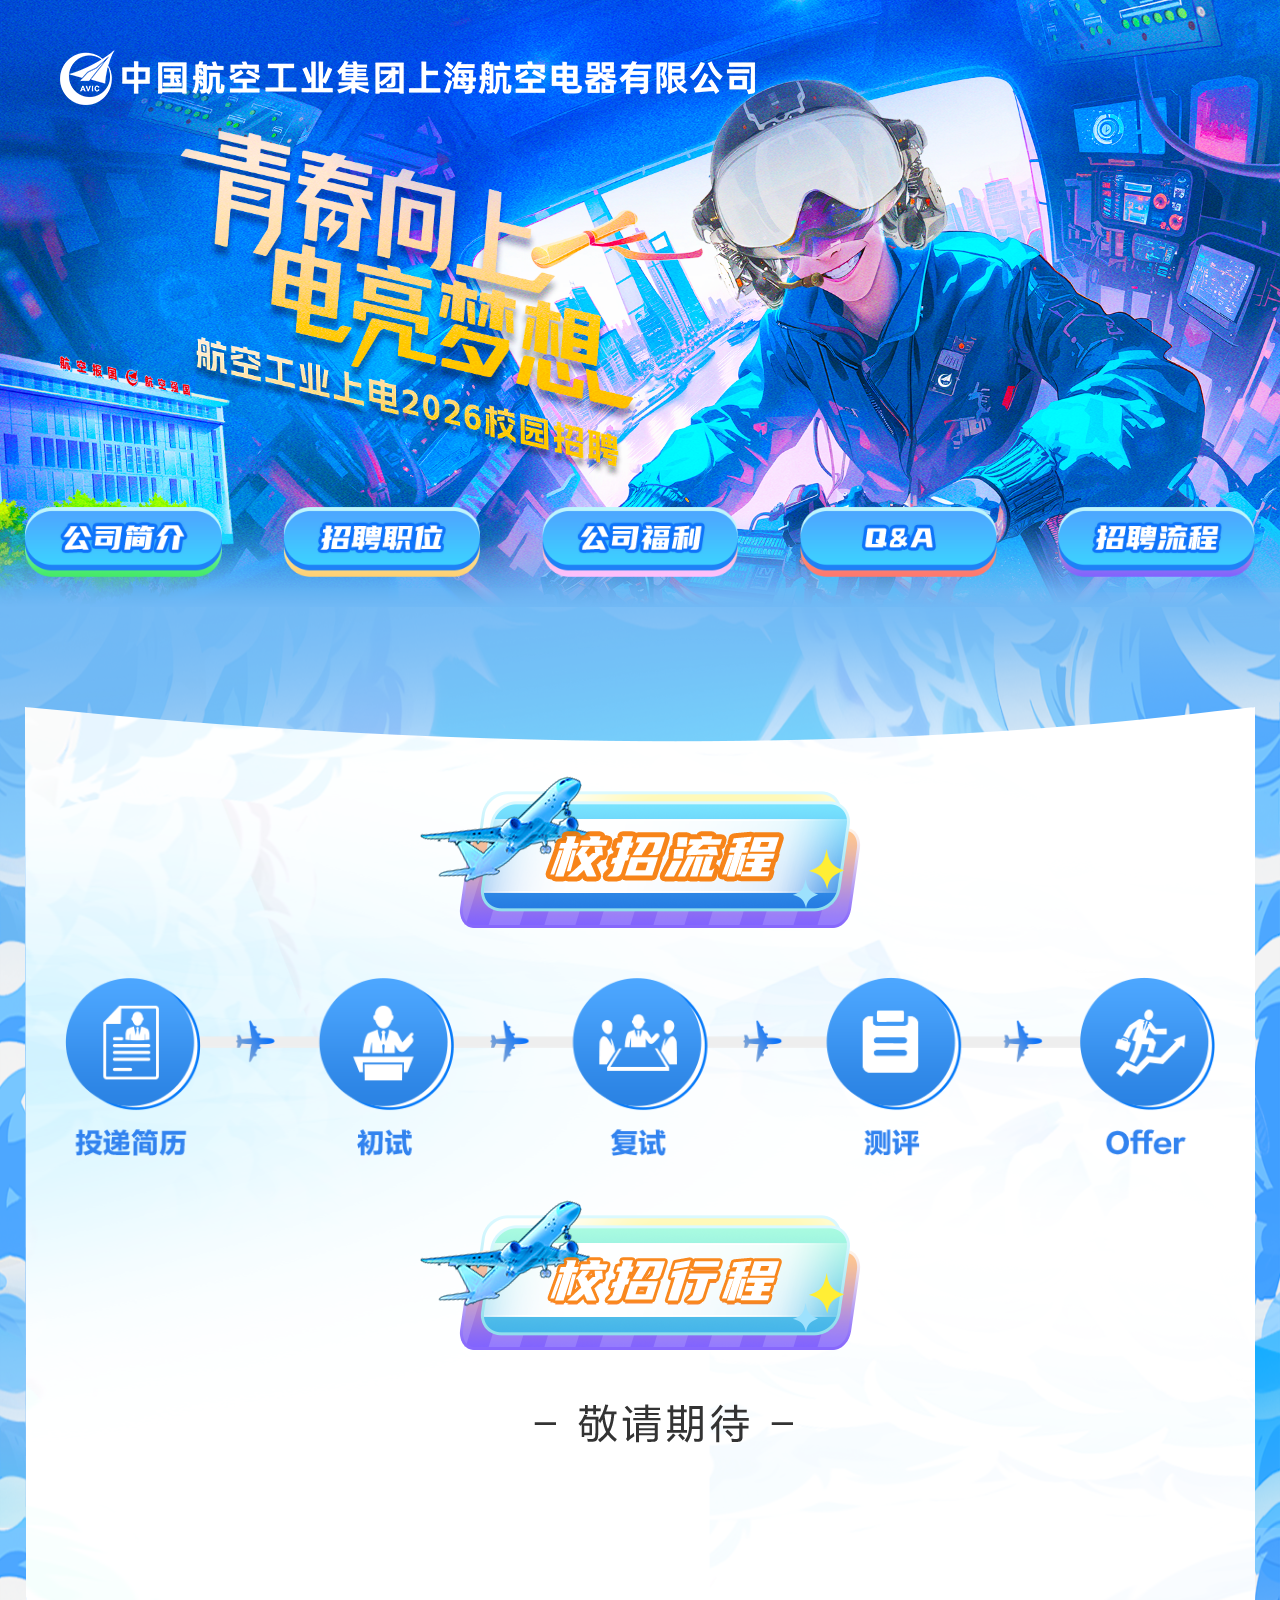
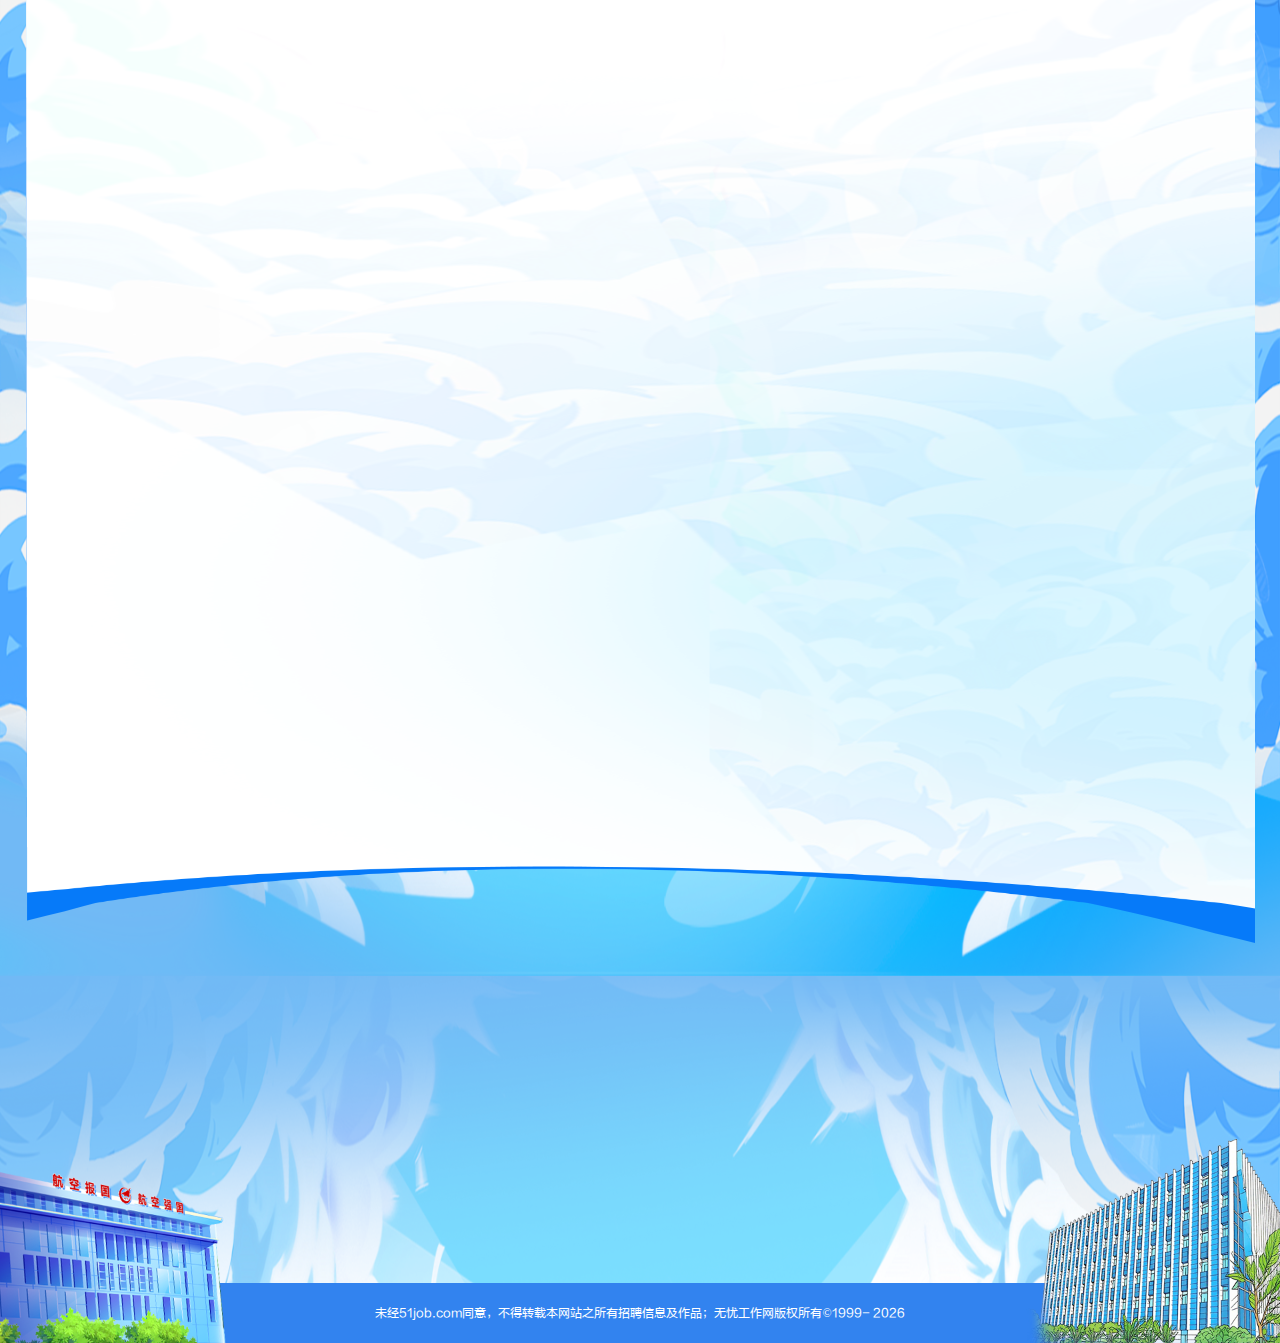
<file: 118/contact.html>
<!-- JTIwRGV2ZWxvcGVyOiVFMyU4MCU5MCVFNiVBMiU4NSVFNiU4OCU5MCVFMyU4MCU5MSUyMFBNOiVFMyU4MCU5MCVFNiU5RCU4RSVFOSU5QiVBOCVFMyU4MCU5MSUyMCUyMERhdGU6MjAyMy0wOC0zMA== -->
<!-- 是否使用数据接口：是/否 -->
<!DOCTYPE html>
<html>
  <head>
    <meta charset="UTF-8" />
    <meta name="viewport" content="width=device-width, initial-scale=1.0" />
    <meta http-equiv="X-UA-Compatible" content="ie=edge" />
    <meta http-equiv="Content-Type" content="text/html; charset=utf-8" />
    <meta name="viewport" content="width=device-width,initial-scale=1" />
    <title>【航空工业上电2025校园招聘】-前程无忧51job</title>
    <meta
      content="上海航空电器有限公司 ，前程无忧为您提供最新招聘职位，校园招聘信息，面试技巧等。帮助您顺利踏入xxx的大门，开启一段崭新的职业生涯。"
      name="description"
    />
    <meta
      content="上海航空电器有限公司 招聘,上海航空电器有限公司 招聘信息,上海航空电器有限公司 2019校园招聘"
      name="keywords"
    />
    <meta http-equiv="expires" content="0" />
    <meta http-equiv="pragma" content="no-cache" />
    <meta http-equiv="cache-control" content="no-cache" />
    <meta name="format-detection" content="telephone=no" />
    <meta
      name="viewport"
      content="width=device-width,initial-scale=1,minimum-scale=1,maximum-scale=1,user-scalable=no"
    />
    <meta name="viewport" content="width=1280" />
    <meta name="robots" content="all" />
    <meta http-equiv="cache-control" content="no-siteapp" />
    <meta name="render" content="webkit|ie-comp|ie-stand" />
    <link href="css/reset.min.css" rel="stylesheet" type="text/css" />
    <link href="css/common.css" rel="stylesheet" type="text/css" />
    <link href="css/contact.css" rel="stylesheet" type="text/css" />
    <link
      rel="stylesheet"
      href="https://campus.51job.com/51job-ideal-cdn/swiper/2022d5d2d0/swiper.min.css"
    />
    <link rel="stylesheet" type="text/css" href="css/certify.css" />
    <script>
      var sId = "274895fd4fa237a59a5a2f2aab135e5e";
      show = document.createElement("script");
      show.src = "//analysis.51job.com/show.js?" + sId;
      var headElement = document.getElementsByTagName("head")[0];
      headElement.appendChild(show);
    </script>
  </head>

  <body ctmid="" baseUrl="" jobdata="js/main.js">
    <div id="wrap">
      <!--头部区域-->
      <div class="header">
        <div class="top">
          <div class="clearfix">
            <div class="inner">
              <!-- logo -->
              <div class="logo">
                <img src="./images/about/logo.png" alt="" />
              </div>
              <!-- logo end -->

              <!-- nav1 -->
              <!-- nav1 end -->
            </div>
          </div>
        </div>
        <!-- banner -->
        <div class="banner">
          <img src="./images/about/banner.png" alt="" />
        </div>

        <!-- nav2 -->
        <div class="nav2 clearfix">
          <div class="inner clearfix">
            <ul>
              <li>
                <a href="./about.html" class="on"
                  ><img src="./images/about/a1.png" alt="" srcset=""
                /></a>
              </li>
              <li>
                <a href="./society.html"
                  ><img src="./images/about/a2.png" alt="" srcset=""
                /></a>
              </li>
              <li>
                <a href="./discipline.html"
                  ><img src="./images/about/a3.png" alt="" srcset=""
                /></a>
              </li>
              <li>
                <a href="./qa.html"
                  ><img src="./images/about/a4.png" alt="" srcset=""
                /></a>
              </li>
              <li>
                <a href="./contact.html"
                  ><img src="./images/about/a5.png" alt="" srcset=""
                /></a>
              </li>
            </ul>
          </div>
        </div>
        <!-- nav2 end -->

        <!-- banner end -->
      </div>
      <!--头部区域end-->

      <!-- 主体区域 -->
      <div class="main">
        <div class="inner" style="height: auto; padding-bottom: 60px">
          <!-- title -->
          <img
            class="title"
            src="./images/contact/title.png"
            alt=""
            srcset=""
          />
          <img src="./images/contact/mian.png" alt="" class="mian1" />
          <img src="./images/contact/title1.png" alt="" class="title1" />
          <div style="height: 1000px"></div>
          <!-- <p class="tst">- 敬请期待 -</p> -->
          <!-- <img src="./images/contact/tst.png" alt="" class="tst" /> -->

          <!-- <img src="./images/about/airplane1.png" alt="" class="airplane1" /> -->
        </div>
        <img src="./images/about/bottomBG.png" alt="" class="btstyle" />
        <!--版权信息区域-->
        <div class="copyright">
          未经51job.com同意，不得转载本网站之所有招聘信息及作品；无忧工作网版权所有&copy;1999-
          <script>
            document.write(new Date().getFullYear());
          </script>
        </div>
        <!--版权信息区域end-->
      </div>
      <!-- 主体区域end -->

      <!--地图-->
      <!--<div class="map">-->
      <!--<div id="qq_map" class="map-div" style=""></div>-->

      <!--<div class="map_shadow"></div>-->
      <!--<p>地址：</p>-->
      <!--</div>-->
      <!--地图-->

      <!--网页分享-->
      <!--<div class="bdsharebuttonbox" data-tag="share_1">-->
      <!--<a class="bds_mshare" data-cmd="mshare"></a>-->
      <!--<a class="bds_qzone" data-cmd="qzone" href="#"></a>-->
      <!--<a class="bds_tsina" data-cmd="tsina"></a>-->
      <!--<a class="bds_baidu" data-cmd="baidu"></a>-->
      <!--<a class="bds_renren" data-cmd="renren"></a>-->
      <!--<a class="bds_tqq" data-cmd="tqq"></a>-->
      <!--<a class="bds_more" data-cmd="more">更多</a>-->
      <!--<a class="bds_count" data-cmd="count"></a>-->
      <!--</div>-->
      <!--网页分享-->
    </div>

    <script type="text/javascript" src="js/jquery.min.js"></script>

    <!--职位数据接口-->
    <!--<script type="text/javascript" src="https://js.51jobcdn.com/in/js/2018/coapi/coapi.min.js"></script>-->
    <!--职位数据接口-->

    <!--腾讯地图-->
    <!--<script charset="utf-8" src="https://map.qq.com/api/js?v=2.exp&key=BMPBZ-PW435-WRWIH-Q4K23-VKM75-45FX4"> </script>-->
    <!--腾讯地图-->

    <!--swiper轮播-->
    <!--<script type="text/javascript" src="js/swiper.js"></script>-->
    <!--swiper轮播-->

    <!--页面滚动内容元素动画特效-->
    <script type="text/javascript" src="js/jquery.smoove.js"></script>
    <!--页面滚动内容元素动画特效-->
    <!-- 微信分享图片 -->
    <!--<script src="https://sdk.51job.com/js/jweixin-1.0.0.js"></script>-->

    <script type="text/javascript" src="js/main.js"></script>
    <script type="text/javascript"></script>
  </body>
  <script></script>
</html>
</file>
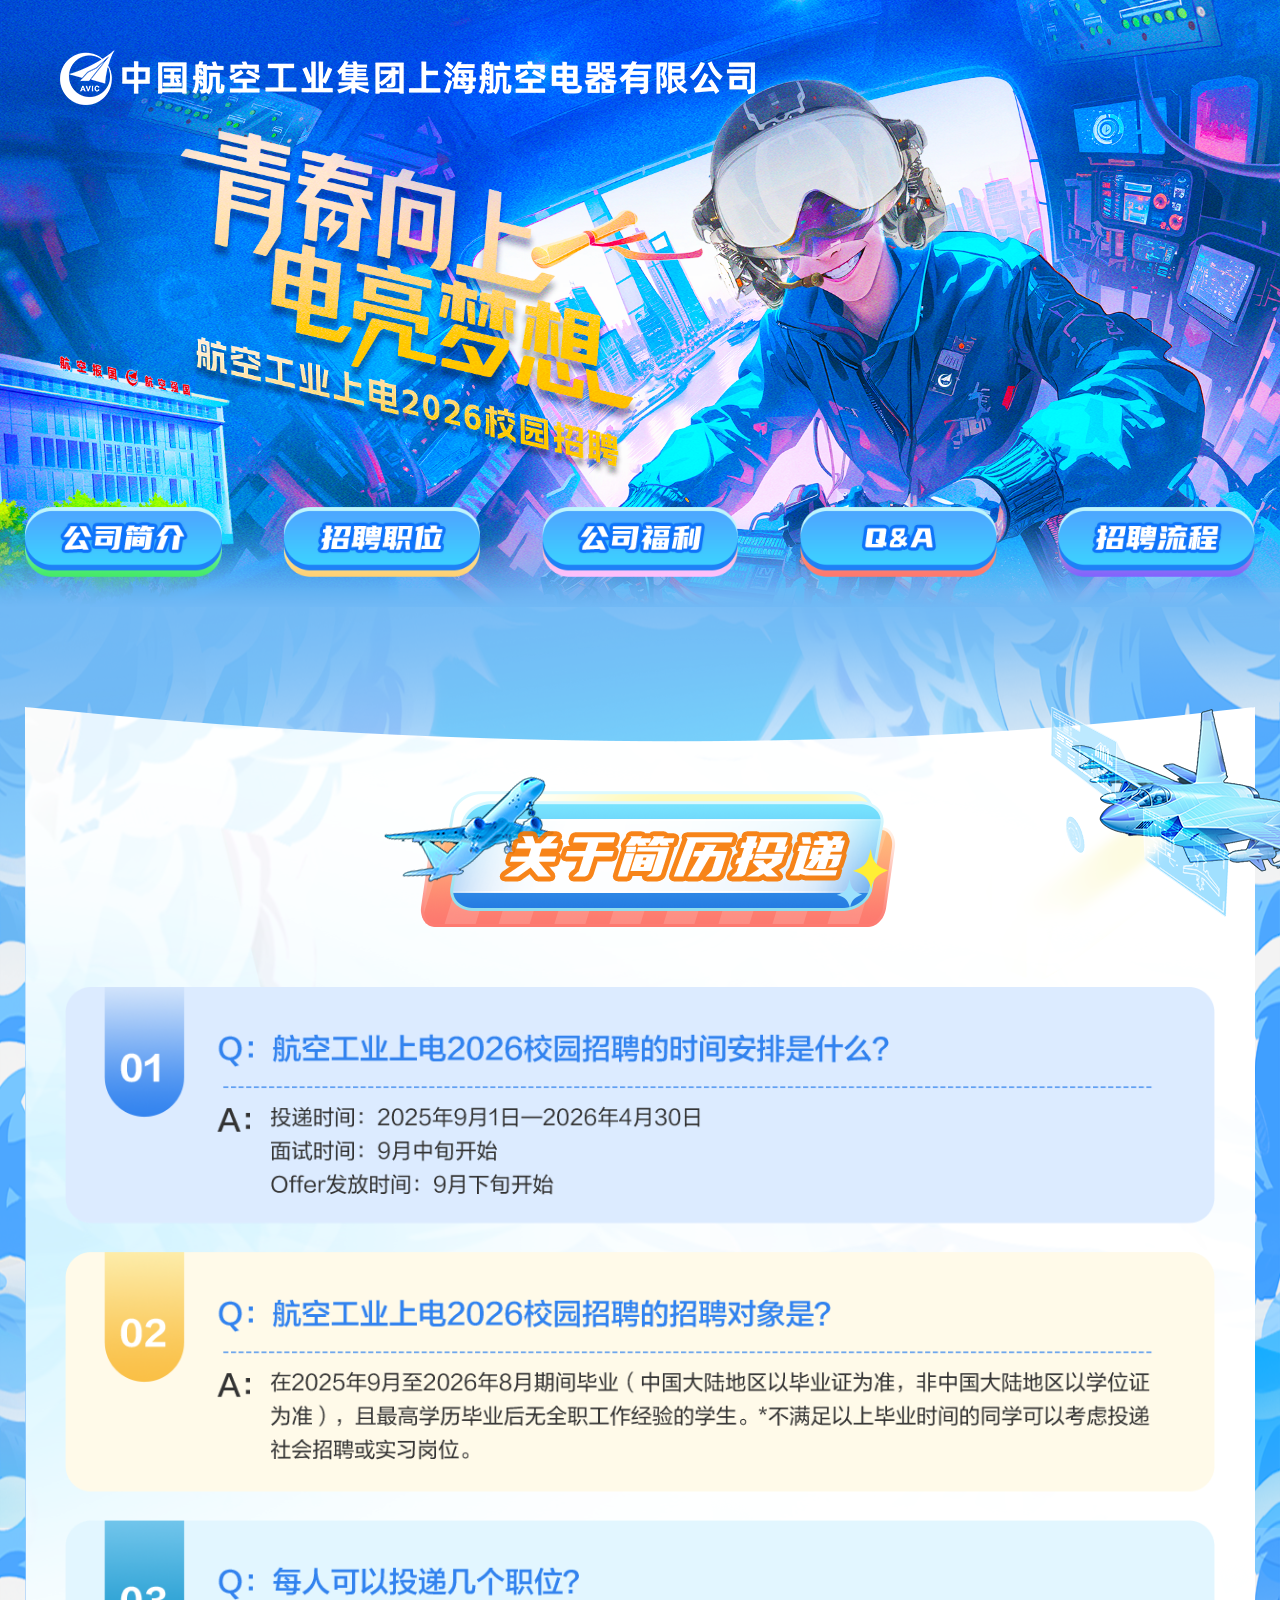
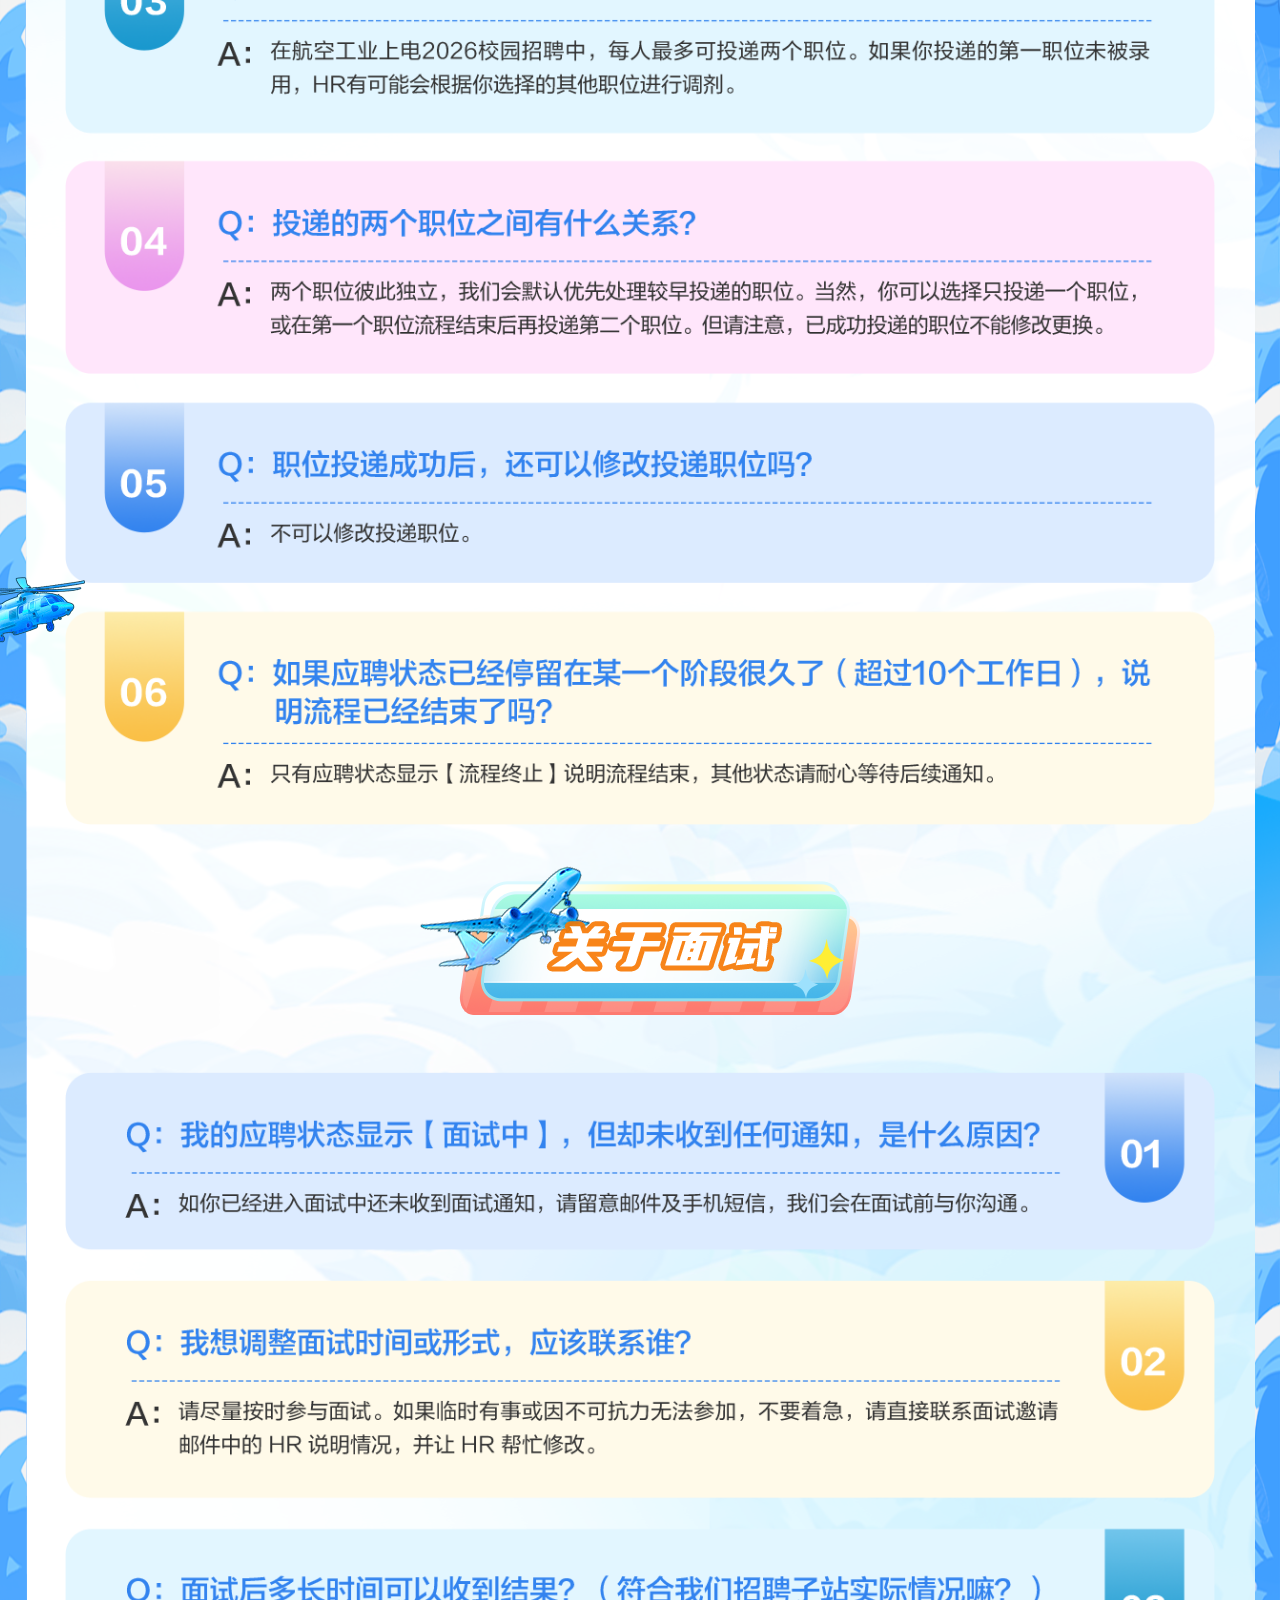
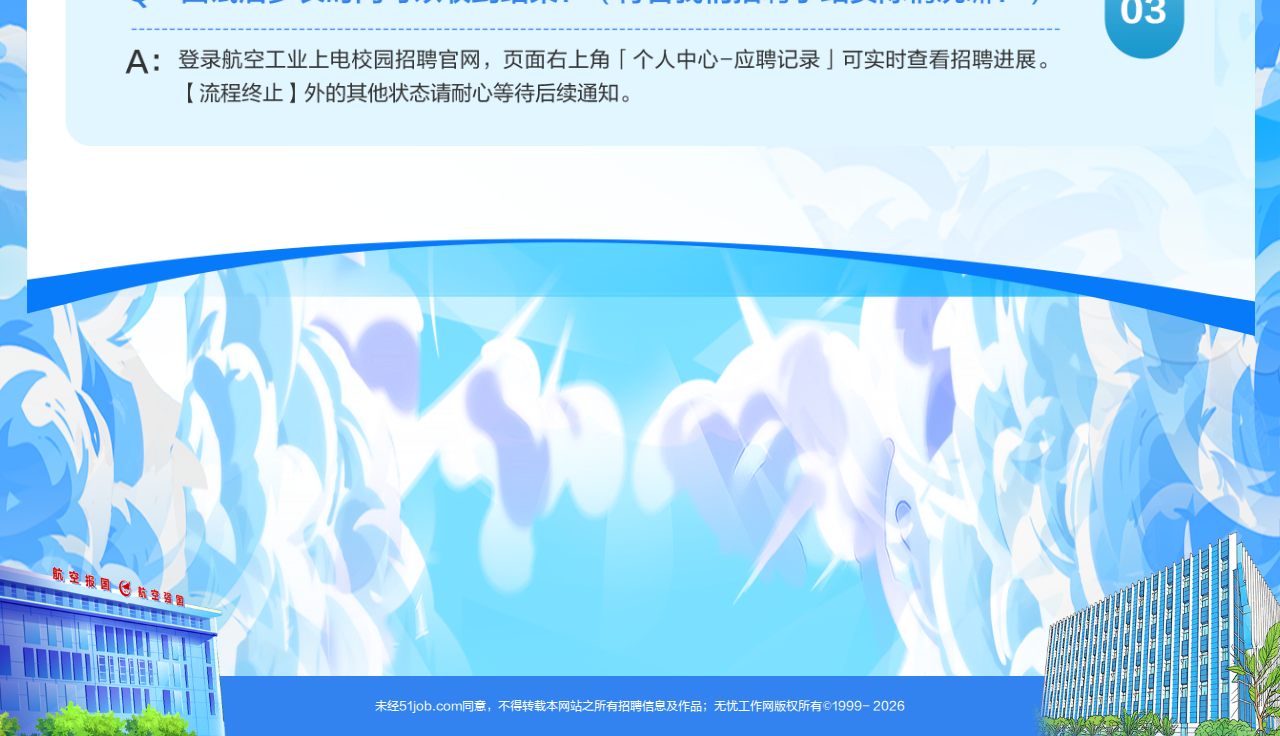
<file: 118/qa.html>
<!-- JTIwRGV2ZWxvcGVyOiVFMyU4MCU5MCVFNiVBMiU4NSVFNiU4OCU5MCVFMyU4MCU5MSUyMFBNOiVFMyU4MCU5MCVFNiU5RCU4RSVFOSU5QiVBOCVFMyU4MCU5MSUyMCUyMERhdGU6MjAyMy0wOC0zMA== -->
<!-- 是否使用数据接口：是/否 -->
<!DOCTYPE html>
<html>
  <head>
    <meta charset="UTF-8" />
    <meta name="viewport" content="width=device-width, initial-scale=1.0" />
    <meta http-equiv="X-UA-Compatible" content="ie=edge" />
    <meta http-equiv="Content-Type" content="text/html; charset=utf-8" />
    <meta name="viewport" content="width=device-width,initial-scale=1" />
    <title>【航空工业上电2026校园招聘】-前程无忧51job</title>
    <meta
      content="上海航空电器有限公司 ，前程无忧为您提供最新招聘职位，校园招聘信息，面试技巧等。帮助您顺利踏入xxx的大门，开启一段崭新的职业生涯。"
      name="description"
    />
    <meta
      content="上海航空电器有限公司 招聘,上海航空电器有限公司 招聘信息,上海航空电器有限公司 2019校园招聘"
      name="keywords"
    />
    <meta http-equiv="expires" content="0" />
    <meta http-equiv="pragma" content="no-cache" />
    <meta http-equiv="cache-control" content="no-cache" />
    <meta name="format-detection" content="telephone=no" />
    <meta
      name="viewport"
      content="width=device-width,initial-scale=1,minimum-scale=1,maximum-scale=1,user-scalable=no"
    />
    <meta name="viewport" content="width=1280" />
    <meta name="robots" content="all" />
    <meta http-equiv="cache-control" content="no-siteapp" />
    <meta name="render" content="webkit|ie-comp|ie-stand" />
    <link href="css/reset.min.css" rel="stylesheet" type="text/css" />
    <link href="css/common.css" rel="stylesheet" type="text/css" />
    <link href="css/qa.css" rel="stylesheet" type="text/css" />
    <link
      rel="stylesheet"
      href="https://campus.51job.com/51job-ideal-cdn/swiper/2022d5d2d0/swiper.min.css"
    />
    <link rel="stylesheet" type="text/css" href="css/certify.css" />
    <script>
      var sId = "274895fd4fa237a59a5a2f2aab135e5e";
      show = document.createElement("script");
      show.src = "//analysis.51job.com/show.js?" + sId;
      var headElement = document.getElementsByTagName("head")[0];
      headElement.appendChild(show);
    </script>
  </head>

  <body ctmid="" baseUrl="" jobdata="js/main.js">
    <div id="wrap">
      <!--头部区域-->
      <div class="header">
        <div class="top">
          <div class="clearfix">
            <div class="inner">
              <!-- logo -->
              <div class="logo">
                <img src="./images/about/logo.png" alt="" />
              </div>
              <!-- logo end -->

              <!-- nav1 -->
              <!-- nav1 end -->
            </div>
          </div>
        </div>
        <!-- banner -->
        <div class="banner">
          <img src="./images/about/banner.png" alt="" />
        </div>

        <!-- nav2 -->
        <div class="nav2 clearfix">
          <div class="inner clearfix">
            <ul>
              <li>
                <a href="./about.html" class="on"
                  ><img src="./images/about/a1.png" alt="" srcset=""
                /></a>
              </li>
              <li>
                <a href="./society.html"
                  ><img src="./images/about/a2.png" alt="" srcset=""
                /></a>
              </li>
              <li>
                <a href="./discipline.html"
                  ><img src="./images/about/a3.png" alt="" srcset=""
                /></a>
              </li>
              <li>
                <a href="./qa.html"
                  ><img src="./images/about/a4.png" alt="" srcset=""
                /></a>
              </li>
              <li>
                <a href="./contact.html"
                  ><img src="./images/about/a5.png" alt="" srcset=""
                /></a>
              </li>
            </ul>
          </div>
        </div>
        <!-- nav2 end -->

        <!-- banner end -->
      </div>
      <!--头部区域end-->

      <!-- 主体区域 -->
      <div class="main">
        <div class="inner">
          <!-- title -->
          <img class="title" src="./images/QA/title.png" alt="" srcset="" />
          <img src="./images/QA/mian1.png" alt="" class="mian1" />
          <div class="ed in1">
            <div class="sd">
              <ul class="tst">
                <h1></h1>
              </ul>
            </div>
          </div>
          <img class="title1" src="./images/QA/title1.png" alt="" srcset="" />
          <img src="./images/QA/mian2.png" alt="" class="mian2" />
          <!-- <img src="./images/QA/buttom.png" alt="" class="buttom"> -->
          <img src="./images/about/airplane1.png" alt="" class="airplane1" />
          <img src="./images/about/airplane2.png" alt="" class="airplane2" />
        </div>
        <img src="./images/about/bottomBG.png" alt="" class="btstyle" />
        <!--版权信息区域-->
        <div class="copyright">
          未经51job.com同意，不得转载本网站之所有招聘信息及作品；无忧工作网版权所有&copy;1999-
          <script>
            document.write(new Date().getFullYear());
          </script>
        </div>
        <!--版权信息区域end-->
      </div>
      <!-- 主体区域end -->

      <!--地图-->
      <!--<div class="map">-->
      <!--<div id="qq_map" class="map-div" style=""></div>-->

      <!--<div class="map_shadow"></div>-->
      <!--<p>地址：</p>-->
      <!--</div>-->
      <!--地图-->

      <!--网页分享-->
      <!--<div class="bdsharebuttonbox" data-tag="share_1">-->
      <!--<a class="bds_mshare" data-cmd="mshare"></a>-->
      <!--<a class="bds_qzone" data-cmd="qzone" href="#"></a>-->
      <!--<a class="bds_tsina" data-cmd="tsina"></a>-->
      <!--<a class="bds_baidu" data-cmd="baidu"></a>-->
      <!--<a class="bds_renren" data-cmd="renren"></a>-->
      <!--<a class="bds_tqq" data-cmd="tqq"></a>-->
      <!--<a class="bds_more" data-cmd="more">更多</a>-->
      <!--<a class="bds_count" data-cmd="count"></a>-->
      <!--</div>-->
      <!--网页分享-->
    </div>

    <script type="text/javascript" src="js/jquery.min.js"></script>

    <!--职位数据接口-->
    <!--<script type="text/javascript" src="https://js.51jobcdn.com/in/js/2018/coapi/coapi.min.js"></script>-->
    <!--职位数据接口-->

    <!--腾讯地图-->
    <!--<script charset="utf-8" src="https://map.qq.com/api/js?v=2.exp&key=BMPBZ-PW435-WRWIH-Q4K23-VKM75-45FX4"> </script>-->
    <!--腾讯地图-->

    <!--swiper轮播-->
    <!--<script type="text/javascript" src="js/swiper.js"></script>-->
    <!--swiper轮播-->

    <!--页面滚动内容元素动画特效-->
    <script type="text/javascript" src="js/jquery.smoove.js"></script>
    <!--页面滚动内容元素动画特效-->
    <!-- 微信分享图片 -->
    <!--<script src="https://sdk.51job.com/js/jweixin-1.0.0.js"></script>-->

    <script type="text/javascript" src="js/main.js"></script>
    <script type="text/javascript"></script>
  </body>
  <script></script>
</html>
</file>
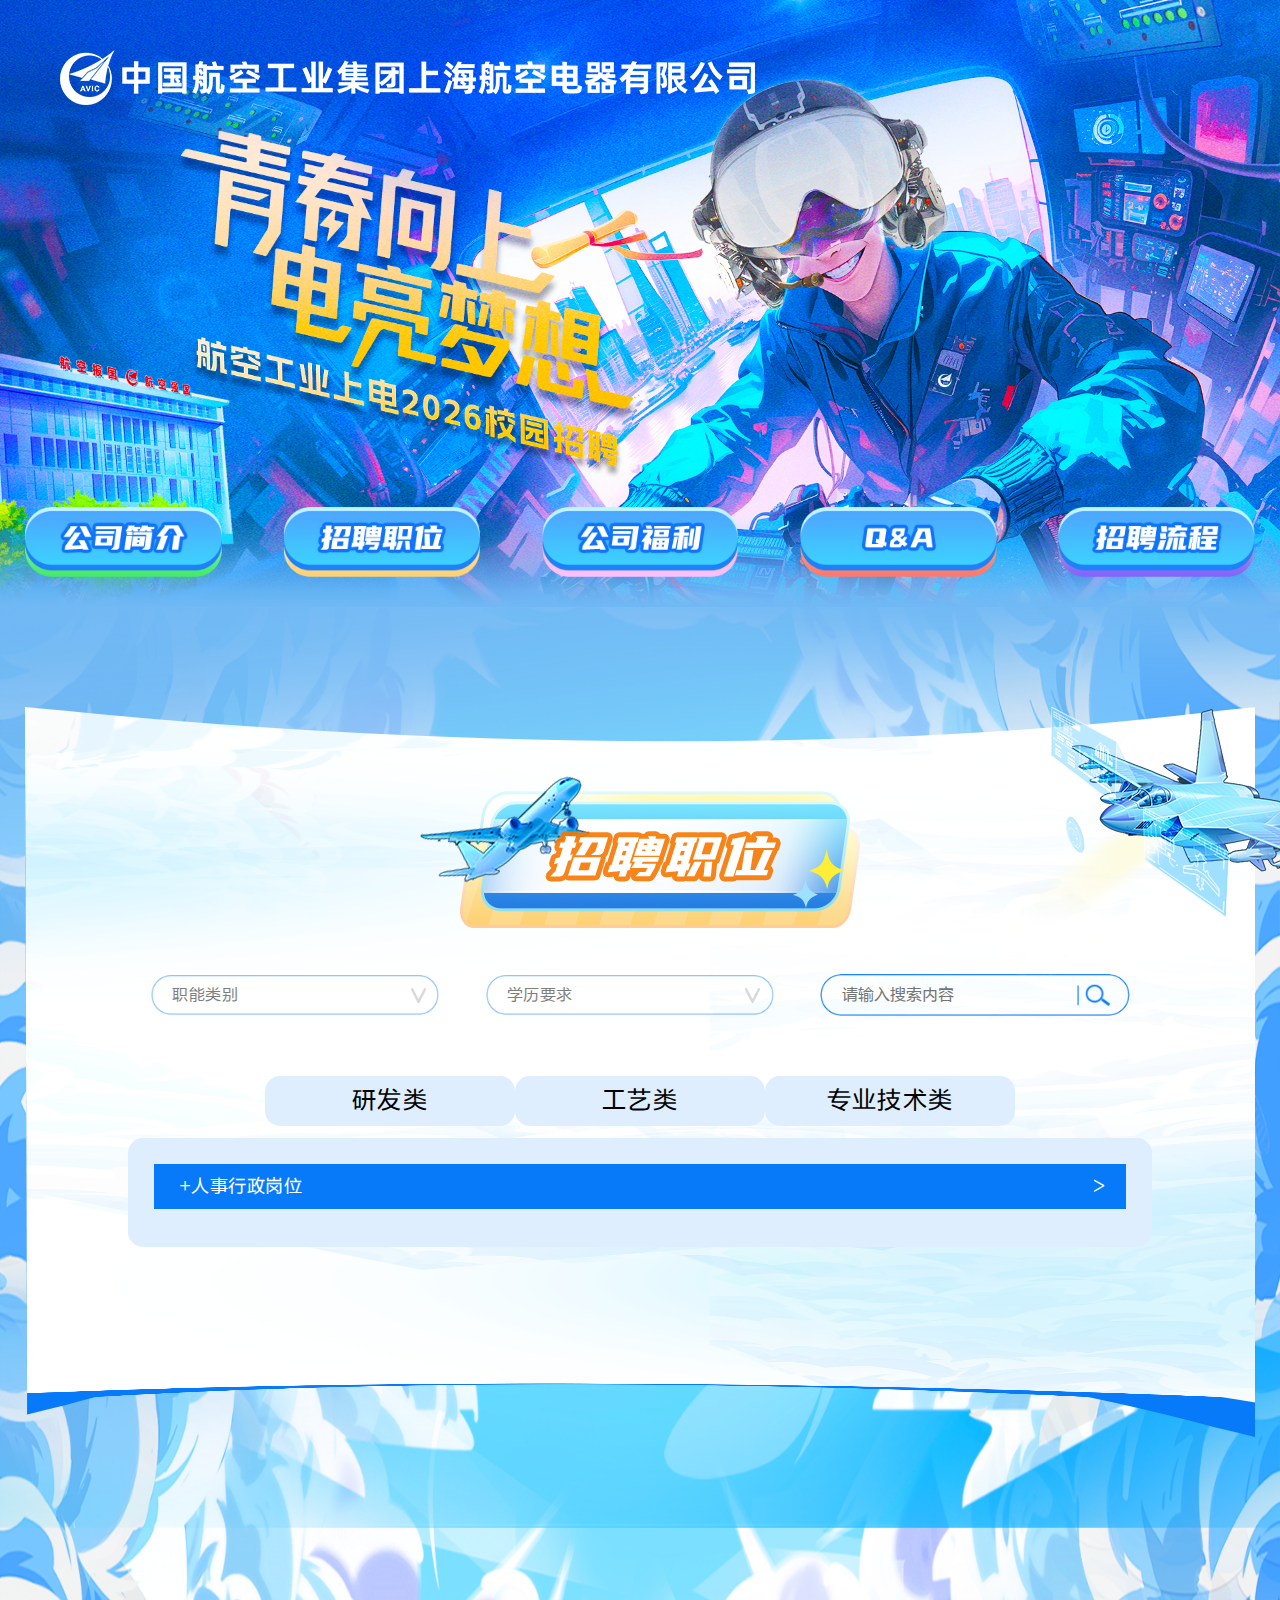
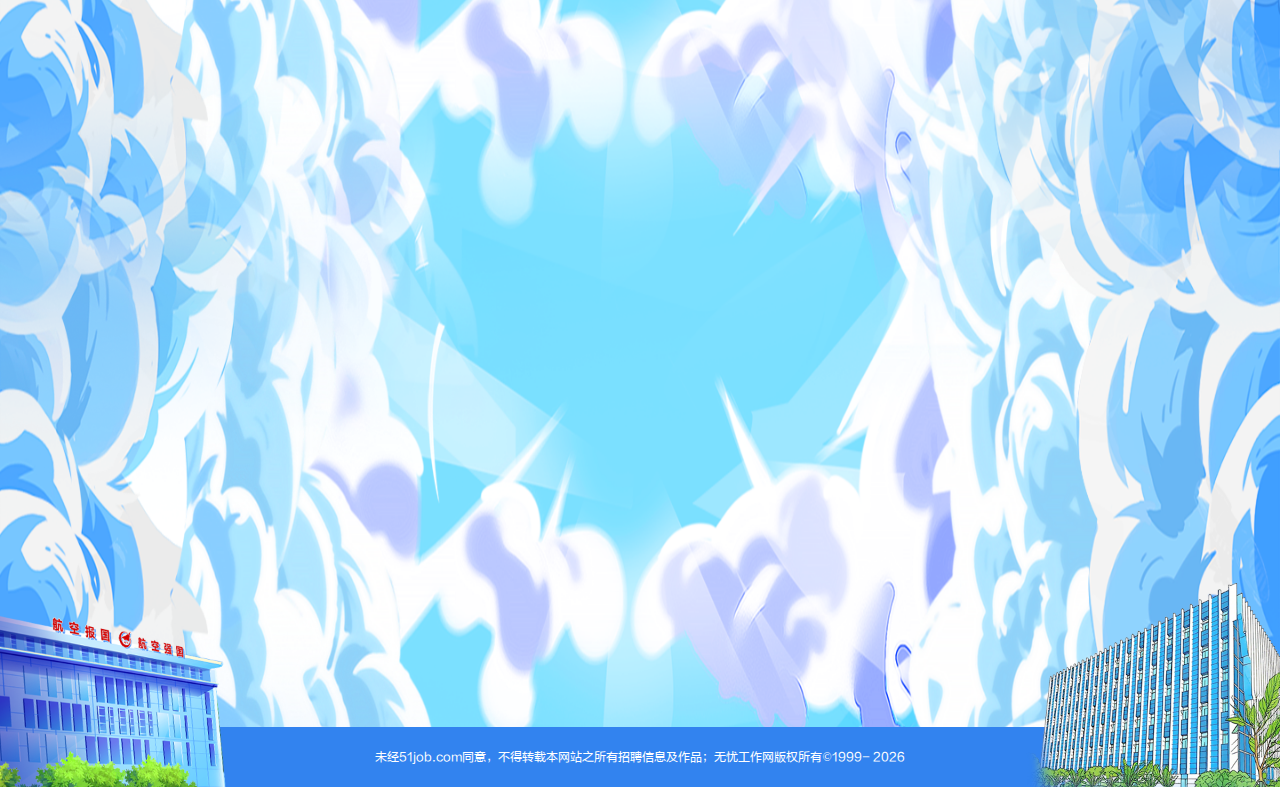
<file: 118/society.html>
<!-- JTIwRGV2ZWxvcGVyOiVFMyU4MCU5MCVFNiVBMiU4NSVFNiU4OCU5MCVFMyU4MCU5MSUyMFBNOiVFMyU4MCU5MCVFNiU5RCU4RSVFOSU5QiVBOCVFMyU4MCU5MSUyMCUyMERhdGU6MjAyMy0wOC0zMA== -->
<!-- 是否使用数据接口：是/否 -->
<!DOCTYPE html>
<html>

<head>
  <meta charset="UTF-8">
  <meta name="viewport" content="width=device-width, initial-scale=1.0">
  <meta http-equiv="X-UA-Compatible" content="ie=edge">
  <meta http-equiv="Content-Type" content="text/html; charset=utf-8" />
  <meta name="viewport" content="width=device-width,initial-scale=1" />
  <title>【航空工业上电2025校园招聘】-前程无忧51job</title>
  <meta content="上海航空电器有限公司 ，前程无忧为您提供最新招聘职位，校园招聘信息，面试技巧等。帮助您顺利踏入xxx的大门，开启一段崭新的职业生涯。" name="description">
  <meta content="上海航空电器有限公司 招聘,上海航空电器有限公司 招聘信息,上海航空电器有限公司 2019校园招聘" name="keywords">
  <meta http-equiv="expires" content="0">
  <meta http-equiv="pragma" content="no-cache">
  <meta http-equiv="cache-control" content="no-cache">
  <meta name="format-detection" content="telephone=no">
  <meta name="viewport" content="width=device-width,initial-scale=1,minimum-scale=1,maximum-scale=1,user-scalable=no" />
  <meta name="viewport" content="width=1280">
  <meta name="robots" content="all" />
  <meta http-equiv="cache-control" content="no-siteapp">
  <meta name="render" content="webkit|ie-comp|ie-stand">
  <link href="css/reset.min.css" rel="stylesheet" type="text/css">
  <link href="css/common.css" rel="stylesheet" type="text/css">
  <link href="css/society.css" rel="stylesheet" type="text/css">
  <link rel="stylesheet" href="https://campus.51job.com/51job-ideal-cdn/swiper/2022d5d2d0/swiper.min.css">
  <link rel="stylesheet" type="text/css" href="css/certify.css" />
  <script>
    var sId = "274895fd4fa237a59a5a2f2aab135e5e";
    show = document.createElement("script");
    show.src = "//analysis.51job.com/show.js?" + sId;
    var headElement = document.getElementsByTagName("head")[0];
    headElement.appendChild(show);
   </script>
</head>

<body ctmid="" baseUrl="" jobdata="js/main.js">
  <div id="wrap">
    <!--头部区域-->
    <div class="header">
      <div class="top">
        <div class=" clearfix">
          <div class="inner">
            <!-- logo -->
            <div class="logo">
              <img src="./images/about/logo.png" alt="" />
            </div>
            <!-- logo end -->

            <!-- nav1 -->
            <!-- nav1 end -->
          </div>
        </div>
      </div>
      <!-- banner -->
      <div class="banner">
        <img src="./images/about/banner.png" alt="" />
      </div>

      <!-- nav2 -->
      <div class="nav2 clearfix">
        <div class="inner clearfix">
          <ul>
            <li><a href="./about.html" class="on"><img src="./images/about/a1.png" alt="" srcset=""></a></li>
            <li><a href="./society.html"><img src="./images/about/a2.png" alt="" srcset=""></a></li>
            <li><a href="./discipline.html"><img src="./images/about/a3.png" alt="" srcset=""></a></li>
            <li><a href="./qa.html"><img src="./images/about/a4.png" alt="" srcset=""></a></li>
            <li><a href="./contact.html"><img src="./images/about/a5.png" alt="" srcset=""></a></li>
          </ul>
        </div>

      </div>
      <!-- nav2 end -->

      <!-- banner end -->
    </div>


    <!-- 主体区域 -->
    <div class="main">
      <div class="inner">
        <!-- title -->
        <img class="title" src="./images/society/title.png" alt="" srcset="">

        <div class="sd">
          <div class="left">
            <div class="select">
              <select id="post" name="selectBox">
                <option value="">职能类别</option>
              </select>
            </div>
            <div class="select">
              <select id="school" name="selectBox">
                <option value="">学历要求</option>
              </select>
            </div>
            <div class="search">
              <input type="text" id="keywords" class="keywords" placeholder="请输入搜索内容">
              <span id="search"></span>
            </div>
          </div>
          <div class="right">
            <ul class="post-top">
              <li class="itme" data-type="01">
                研发类
              </li>
              <li class="itme" data-type="02">
                工艺类
              </li>
              <li class="itme" data-type="03">
                专业技术类
              </li>
            </ul>
            <div class="post">
              <div class="post-list" falg="0">
                <ul class="post-title">
                  <li><span class="it1">+</span>人事行政岗位</li>
                  <li>></li>
                </ul>
                <div class="post-com">
                  <ul class="post-con">
                    <li><span>专业要求：</span></li>
                    <li><span>投递入口：</span>
                      <p class="toudi"><span></span></p>
                    </li>
                  </ul>
                </div>
              </div>
            </div>
          </div>
        </div>
        <img src="./images/about/airplane1.png" alt="" class="airplane1">
      </div>
       <img src="./images/about/bottomBG.png" alt="" class="btstyle" />
      <!--版权信息区域-->
      <div class="copyright">
        未经51job.com同意，不得转载本网站之所有招聘信息及作品；无忧工作网版权所有&copy;1999-
        <script>
          document.write((new Date()).getFullYear())
        </script>
      </div>
      <!--版权信息区域end-->
    </div>

  </div>
  <!-- 主体区域end -->

  </div>

  <script type="text/javascript" src="https://campus.51job.com/51job-ideal-cdn/jquery/2022d1d12d4/jquery.min.js">
  </script>

  <!--职位数据接口-->
  <script type="text/javascript" src="https://js.51jobcdn.com/in/js/2018/coapi/coapi.min.js"></script>
  <!--职位数据接口-->

  <!--页面滚动内容元素动画特效-->
  <script type="text/javascript" src="js/jquery.smoove.js"></script>
  <script src="./js/custom.js"></script>
  <!--页面滚动内容元素动画特效-->

  <script type="text/javascript" src="js/main.js"></script>

</body>
<script src="./js/data.js"></script>

<script>
  // 6393432
  var params = {
    ctmid: "6393432",
    pagesize: "2000",
    poscode: "01",
  }

  function getJoblist(params) {

    coapi.getJobList(params, function (data) {
      //取到数据之后的操作
      console.log(data)
      var jobData = data.resultbody.joblist
      var html = ""
      if (data.resultbody.length !== 0 && data.resultbody.joblist.length !== 0) {
        for (const i in jobData) {
          html += `<div class="post-list" falg="0">
        <ul class="post-title" id="${jobData[i].jobid}">
          <li><img class="it1" src="./images/society/icon.png" alt="" srcset="">${jobData[i].jobname}</li>

          <li><span class="it">></span></li>
        </ul>
        <div class="post-com">
         
        </div>
      </div>`
        }
      } else {
        html = `<div style="text-align: center;">暂无数据</div>`
      }
      $(".post").html(html)
      $(".post-title").eq(0).click()

    });

  }


  getJoblist(params)



  coapi.getJobCondition(params.ctmid, function (data) {
    //取到数据之后的操作
    console.log(data)
    var tele1 = `<option value="">职能类别</option>`
    var tele2 = `<option value="">学历要求</option>`
    let functype = data.resultbody.functype
    let degreefrom = data.resultbody.degreefrom
    for (const i in functype) {

      tele1 += `<option value="${functype[i].key}">${functype[i].value}</option>`

    }
    for (const i in degreefrom) {

      tele2 += `<option value="${degreefrom[i].key}">${degreefrom[i].value}</option>`

    }

    $("#post").html(tele1)
    $("#school").html(tele2)

  }, params);



  $(document).on("change", "#school", function () {
    params.degreefrom = $("#school").val()
    getJoblist(params)
  })
  $(document).on("change", "#post", function () {
    params.functype = $("#post").val()
    getJoblist(params)
  })
  // <ul class="post-one">
  // <li><img src="./images/society/icon1.png" alt="" srcset="">学历要求：硕士及以上<br></li>
  // <li><img src="./images/society/icon2.png" alt="" srcset="">所需专业：电气工程、微电子学与固体电子学、电磁场与微波技术等相关专业</li>
  // </ul>


  $("#search").on("click", function () {
    event.stopPropagation();
    params.keyword = $("#keywords").val()
    getJoblist(params)  //调用职位列表接口函数
  })
  $(document).on("click", ".post-title", function () {
    let falg = $(this).parent().attr('falg')
    var id = $(this).attr("id")
    console.log(id);

    var _than = $(this)
    coapi.getJobDetail(id, function (data) {
      //取到数据之后的操作
      console.log(data)
      var html1 = `

<ul class="post-con">
    
<li>${data.resultbody.jobinfo.replace(/(岗位职责：|任职要求：|学历要求：|所需专业：)/gm, "<span>$1</span>").replace(/(<br><br>)/gm, "<br>").replace(/(<\/span><br>)/gm, "<\/span>")}
</li>

<li><span>工作地点：</span><p class="toudi">

<a link="https://xyz.51job.com/external/apply.aspx?jobid=${id}&amp;ctmid=6393432" class="item">${data.resultbody.jobareaname}</a>

</p></li>

</ul>

<a href="https://xyz.51job.com/external/apply.aspx?jobid=${id}&amp;ctmid=6393432" class="btn"><img src="./images/society/btn.png" alt="" srcset=""></a>

</div>`
      _than.next(".post-com").html(html1)
    });



    if (falg == '0') {
      $(this).parent().attr('falg', '1')
      $(this).parent().siblings().attr('falg', '0')
      $(this).parent().find('.post-com').slideDown()
      $(this).parent().siblings().find('.post-com').slideUp()
      $(".it").css("rotate", "0deg")
      $(this).find(".it").css("rotate", "90deg")
    } else {
      $(this).parent().find('.post-com').slideUp()
      $(this).parent().attr('falg', '0')
      $(this).find(".it").css("rotate", "0deg")
    }


  })


  $(".itme").on("click", function () {
    $(this).addClass("fon").siblings().removeClass("fon")
    params.poscode = $(this).attr("data-type")
    console.log(params.poscode);
    getJoblist(params)

  }).eq(0).click()
  $(".item").on("click", function () {
    let link = $(this).attr("link")
    console.log(link);
  })
</script>

</html>
</file>
<file: 118/css/common.css>
/*页面总宽度*/
#wrap{
  width: 100%;
  /* min-width: 1440px; */
  min-height: 1280px;
  margin: 0 auto;
}

/*主体内容宽度*/
.inner{
  width: 1230px;
  margin: 0 auto;
}


/*头部区域*/
.header{
  position: relative;
}
.top{
  position: absolute;
  z-index: 9;
  /* top: 3.01%; */
  width: 100%;
}
.top .inner{
  margin: 0 auto;
  display: flex;
  height: 80px;
}
.top .logo{
  /* float: left; */
  /* margin-top: 26px; */
  position: absolute;
  left: 60px;
  top: 50px;
  cursor: pointer;
}
.top .logo img{
  /* margin-top: 21px; */
}
.top .nav1{
  /* float: right; */
  width: 600px;
  display: flex;
  /* margin-left: 180px; */
  justify-content: space-between;
}
.top .nav1 li{
  width: 112px;
  text-align: center;
}
.top .nav1 li a{
  font-weight: bold;
  line-height: 80px;
  font-size: 18px;
  color: #000000;
  transition: all .3s;
}
.top .nav1 li a.on, .top .nav1 li a:hover{
  color: #0a63a6;
  padding-bottom: 10px;
  border-bottom: 1px solid #0a63a6;
}
.header .banner{
  background-color: #71b9f5 !important;
}
/*banner*/
.banner img{
  width: 100%;
  vertical-align: bottom;
}

/*nav2*/
.nav2{
  width: 100%;
  height: 100px;
  position: absolute;
  z-index: 9;
  bottom: 0;
}
.nav2 li{
  /* float: left; */
}
.nav2 ul{
  /* width: 1117px; */
  width: 100%;
  margin: 0 auto;
  /* margin-left: 234px; */
  display: flex;
  align-items: flex-start;
  justify-content: space-between;
}
.nav2 li{
  width: 16%;
  box-sizing: border-box;
}
.nav2 li img{
  width: 100%;
}
.nav2 li a{
  display: block;
  transition: width 0.3s ease; 
  /* width:118px;
  height: 78px;
  line-height: 78px;
  font-size: 22px;
 color: #093ad2;
  text-align: center; */
}
.nav2 li a img.on, .nav2 li a img:hover{
  width: 110%;
  transition: all .5s;
 /* background-color: #093ad2;
 color: #ffffff; */
  /* color: #c21d41; */
}
.nav2 li a:hover{

}
/* main */
.main{
  position: relative;
  padding-bottom: 130px;
  background-color: #71b9f5 !important;
  
}
.main .inner{
  position: relative;
  border: 40px solid #fff;
  border-image:url("../images/about/info.png") fill 40 round;
  box-sizing: border-box;
  padding: 20px 0 150px 0;
}
.buttom{
  position: absolute;
  left: 50%;
  transform: translateX(-50%);
  bottom: 35px;
  
}

.btstyle{
    position: absolute;
    width: 100%;
    bottom: 0;
    left: 0;
    z-index: 100;
}
.title{
  display: block;
  margin: 0 auto;
 padding-top: 9px;
 
}
.title1{
  display: block;
  margin: 0 auto;
 
}
.title2{
  display: block;
  margin: 0 auto;
 
}
.mian{
  display: block;
  margin: 0 auto;
}
.mian1{
  display: block;
  margin: 0 auto;
}
.mian2{
  display: block;
  margin: 0 auto;
}



/*版权*/
.copyright{
  position: absolute;
  bottom: 0px;
  margin:130px auto 0;
  width:100%;
  height:60px;
  line-height:60px;
  text-align:center;
  color: #ffffff;
  background: #3283ef;
  font-size:12px;
}
.copyright img{
  vertical-align: text-bottom;
}

/*回到顶部*/
#goToTop { position: fixed; right: 20px; z-index: 9000; bottom: 30px; }
#goToTop a { background: none repeat scroll 0 0 #ddd; border: 1px solid #CCCCCC; border-radius: 3px; -webkit-border-radius: 50px; color: #FF9966; font-size: 14px; text-decoration: none; text-shadow: 0 1px 0 #999; -webkit-text-shadow: 0 1px 0 #999; }
#goToTop a{
  padding: 10px;
  display: inline-block;
  letter-spacing: 10px;
  text-align: center;
}
#goToTop a:hover{
  background: none repeat scroll 0 0 #999;
}

/*地图*/
.map{
  width: 100%;
  margin: 0 auto;
  height: 500px;
}
.map .map-div {
  width: 100%;
  height: 100%;
  position: relative;
  z-index: 1;
}

/*网页分享*/
.bdsharebuttonbox{
  position: fixed;
  left: 10px;
  bottom: 15px;
}
.airplane1{
  position: absolute;
  top: -40px;
  right: -150px;
  pointer-events: none;
}
.airplane2{
  position: absolute;
  top: 52%;
  left: -130px;
  width: 150px;
}
</file>
<file: 118/css/contact.css>
/*main*/
.main{
  position: relative;
  background:url("../images/discipline/bacg.png") repeat-y ;
  background-size: 100% auto;
  min-height: 1080px;
  padding-bottom: 400px;
  padding-top: 100px;
}
.main .inner {
 height: 941px;
 padding: 20px 0 150px 0;
}
.inner img{
  max-width: 100%;
  height: auto;
  display: block;
}
/*title*/
.title{
  display: block;
  margin: 0 auto;
}
.title1{
  margin-top: 44px;
}
.mian1{
  margin-top: 49px;
}
.tst{
  display: block;
  margin: 0 auto;
  margin-top: 45px;
  /* text-align: center;
  font-size: 30px;
  font-family: SourceHanSansCN-ExtraLight;
	font-weight: normal;
	font-stretch: normal;
	line-height: 40px;
	letter-spacing: 3px;
	color: #000000; */
}
</file>
<file: 118/css/qa.css>
/*main*/
.main{
  position: relative;
  background: url("../images/discipline/bacg.png") repeat-y ;
  background-size: 100% auto;
  min-height: 2613px;
  padding-bottom: 400px;
  padding-top: 100px;
}
.main .inner {
  /* height: 2416px; */
  padding: 20px 0 150px 0;
}
.inner img{
  max-width: 100%;
  height: auto;
  display: block;
}
/*title*/
.title{
  display: block;
  margin: 0 auto;
}
.title1{
  margin-top: 41px;
}
.mian1{
  margin-top: 60px;
}
.mian2{
  margin-top: 57px;
}
</file>
<file: 118/css/society.css>
/*main*/
.main {
  position: relative;
  background: url("../images/society/bacg.png") no-repeat;
  background-size: 100% auto;
  min-height: 1280px;
  padding-top: 100px;
  padding-bottom: 400px;
}

.main .inner {
  padding-bottom: 50px;
  box-sizing: border-box;
  padding: 20px 0 150px 0;
  /* height: 1130px; */
}
/*title*/
.title {
  display: block;
  margin: 0 auto;
}

.sd {
  width: 1024px;
  margin: 0 auto;
  margin-top: 46px;
}

.left {
  display: flex;
  align-items: flex-start;
  justify-content: space-around;
  margin-bottom: 60px;
}

.right {
  width: 100%;
}

.select {
  display: inline-block;
}

.select select {
  appearance: none;
  -moz-appearance: none;
  -webkit-appearance: none;
  width: 290px;
  text-indent: 21px;
  height: 42px;
  background-color: #ffffff;
  border: 1px solid transparent;
  font-size: 16px;
  font-weight: normal;
  font-stretch: normal;
  line-height: 26.59px;
  letter-spacing: 0.4px;
  color: #000000;
  opacity: 0.5;
  background-size: 100% 100%;
  background: url("../images/society/up.png") no-repeat 95% center,url("../images/society/bom1.png") no-repeat;
  background-size: 15px 15px, 100% 100%;
  /*  url("../images/society/bom1.png") no-repeat;    background: linear-gradient(to right, #fff,#fff),linear-gradient(0deg, 
		#cbdcf2 0%, 
		#a2caff 100%);
    border-radius: 25px; */
  /* border-image-slice:1; */
  /* background-clip: padding-box, border-box;
  background-origin: padding-box, border-box; */
  cursor: pointer;
  outline: none;
}

.post-top {
  width: 100%;
  display: flex;
  justify-content: center;
}

.post-top li {
  width: 250px;
  cursor: pointer;
}

.itme {
  /* flex: 1; */
  text-align: center;
  height: 50px;
  font-size: 24px;
  font-weight: normal;
  font-stretch: normal;
  line-height: 50px;
  letter-spacing: 1.2px;
  color: #000000;
  background: #deeefe;
  border-radius: 15px;
}

.fon {
  background: url("../images/society/bom.png") no-repeat;
  background-size: 100% 100%;
  color: #ffffff;
  height: 68px;
}

.search {
  background: url("../images/society/search.png") no-repeat;
  background-size: 100% 100%;
  width: 290px;
  text-indent: 21px;
  height: 42px;
  border-radius: 50px;
  line-height: 26.59px;
  letter-spacing: 0.4px;
  position: relative;
  display: flex;
  align-items: center;
  padding-left: 20px;
   
}
.search input{
  outline: none;
  border: none;
  width: 80%;
  height: 90%;
  background: rgba(255, 255, 255, 0);
}
.search span{
  display: inline-block;
  width: 42px;
  height: 42px;
  opacity: 0;
  cursor: pointer;
  position: absolute;
  right: 0;
}
.post {
  width: 100%;
  padding-top: 26px;
  margin: 0 auto;
  margin-top: 12px;
  /* height: 724px; */
  background-color: #deeefe;
  border-radius: 15px;
  padding-bottom: 20px;
  box-sizing: border-box;
}

.post::-webkit-scrollbar {
  display: none;
}

.post-list {
  width: 95%;
  margin: 0 auto;
  margin-bottom: 18px;
  cursor: pointer;
}

.post-title {
  display: flex;
  align-items: center;
  justify-content: space-between;
  height: 45px;
  position: relative;
  background: #077af9;
  /* background: linear-gradient(to right, #3b87ec, #739fd9); */
  /* border-radius: 25px; */
  font-size: 18px;
  font-weight: normal;
  font-stretch: normal;
  line-height: 45px;
  letter-spacing: 0.5px;
  color: #ffffff;
}

.post-title li:first-child {
  padding-left: 25px;
}

.post-title li:first-child img {
  margin-right: 22px;
}

.post-title li:last-child {
  position: absolute;
  right: 21px;
}

.it {
  display: block;
  /* rotate: ; */
}

.post-com {
  /* position: relative; */
  display: none;
  margin: 0 auto;
  margin-top: 24px;
}

.post-com::-webkit-scrollbar {
  display: none;
}

.post-com img{
  width: 150px;
}

.post-one {
  width: 95%;
  height: 77px;
  margin-left: 31px;
  font-size: 16px;
  font-weight: normal;
  font-stretch: normal;
  line-height: 38.5px;
  letter-spacing: 0.4px;
  color: RGB(0, 0, 0, 0.5);
  border: 1px solid;
  border-image: linear-gradient(to right, #739fd9, #3b87ec) 1;
}

.post-one li:first-child {
  border-bottom: 1px dashed #ffffff;
  border-image: linear-gradient(to right, #739fd9, #3b87ec) 1;
}

.post-one img {
  vertical-align: middle;
  margin-left: 15px;
  margin-right: 15px;
}

.post-con {
  padding-left: 31px;
  margin-top: 18px;
  font-size: 14px;
  font-weight: normal;
  font-stretch: normal;
  line-height: 26.59px;
  letter-spacing: 0.4px;
  color: #000000;
}

.post-con span {
  font-weight: bold;
  font-size: 18px;
  font-stretch: normal;
  line-height: 0;
  letter-spacing: 0px;
  color: #087efc;
  margin: 30px auto 20px;
  display: block;
}

.post-con li {
  margin-bottom: 24px;
}

.post-con li:last-child {
  margin-bottom: 0;
}

.toudi a {
  /* margin-left: 15px; */
  font-weight: normal;
}

.it1 {
  vertical-align: middle;
}

.btn {
  display: block;
  text-align: center;
  /* margin-left: 509px;
  margin-top: 8px; */
}

.item {
  color: #263034;
}

/* .item:hover{
  border-bottom: 3px solid #0938d1;
} */
.foucs {
  border-bottom: 3px solid #0938d1;
}
</file>
<file: 118/css/certify.css>
@charset "utf-8";

#certify {
	position: relative;
	width: 950px;
	margin: 50px auto
}

#certify .swiper-container {

}

#certify .swiper-slide {
	width: 400px;
	height: 300px;
}

#certify .swiper-slide img {
	display: block;
	width: 100%;
}

#certify .swiper-slide p {
	line-height: 98px;
	padding-top: 0;
	text-align: center;
	color: #636363;
	font-size: 1.1em;
	margin: 0
}

#certify .swiper-pagination {
	width: 100%;
	bottom: 20px
}

#certify .swiper-pagination-bullets .swiper-pagination-bullet {
	margin: 0 5px;
	border: 3px solid #fff;
	background-color: #d5d5d5;
	width: 10px;
	height: 10px;
	opacity: 1
}

#certify .swiper-pagination-bullets .swiper-pagination-bullet-active {
	border: 3px solid #00aadc;
	background-color: #fff
}

#certify .swiper-button-prev {
	left: 0px;
	top: 150px;
	width: 13px;
	height: 37px;
	background: url('../images/l.png') no-repeat;
	background-size: 100% 100%;
}

#certify .swiper-button-prev:hover {
	/*background-position: 0 -46px;*/
	/*background-size: 100%*/
}

#certify .swiper-button-next {
	right: 0px;
	top: 150px;
	width: 13px;
	height: 37px;
	background: url('../images/r.png') no-repeat;
	background-size: 100% 100%;
}

#certify .swiper-button-next:hover {
	/*background-position: 0 -139px;*/
	/*background-size: 100%*/
}
</file>
